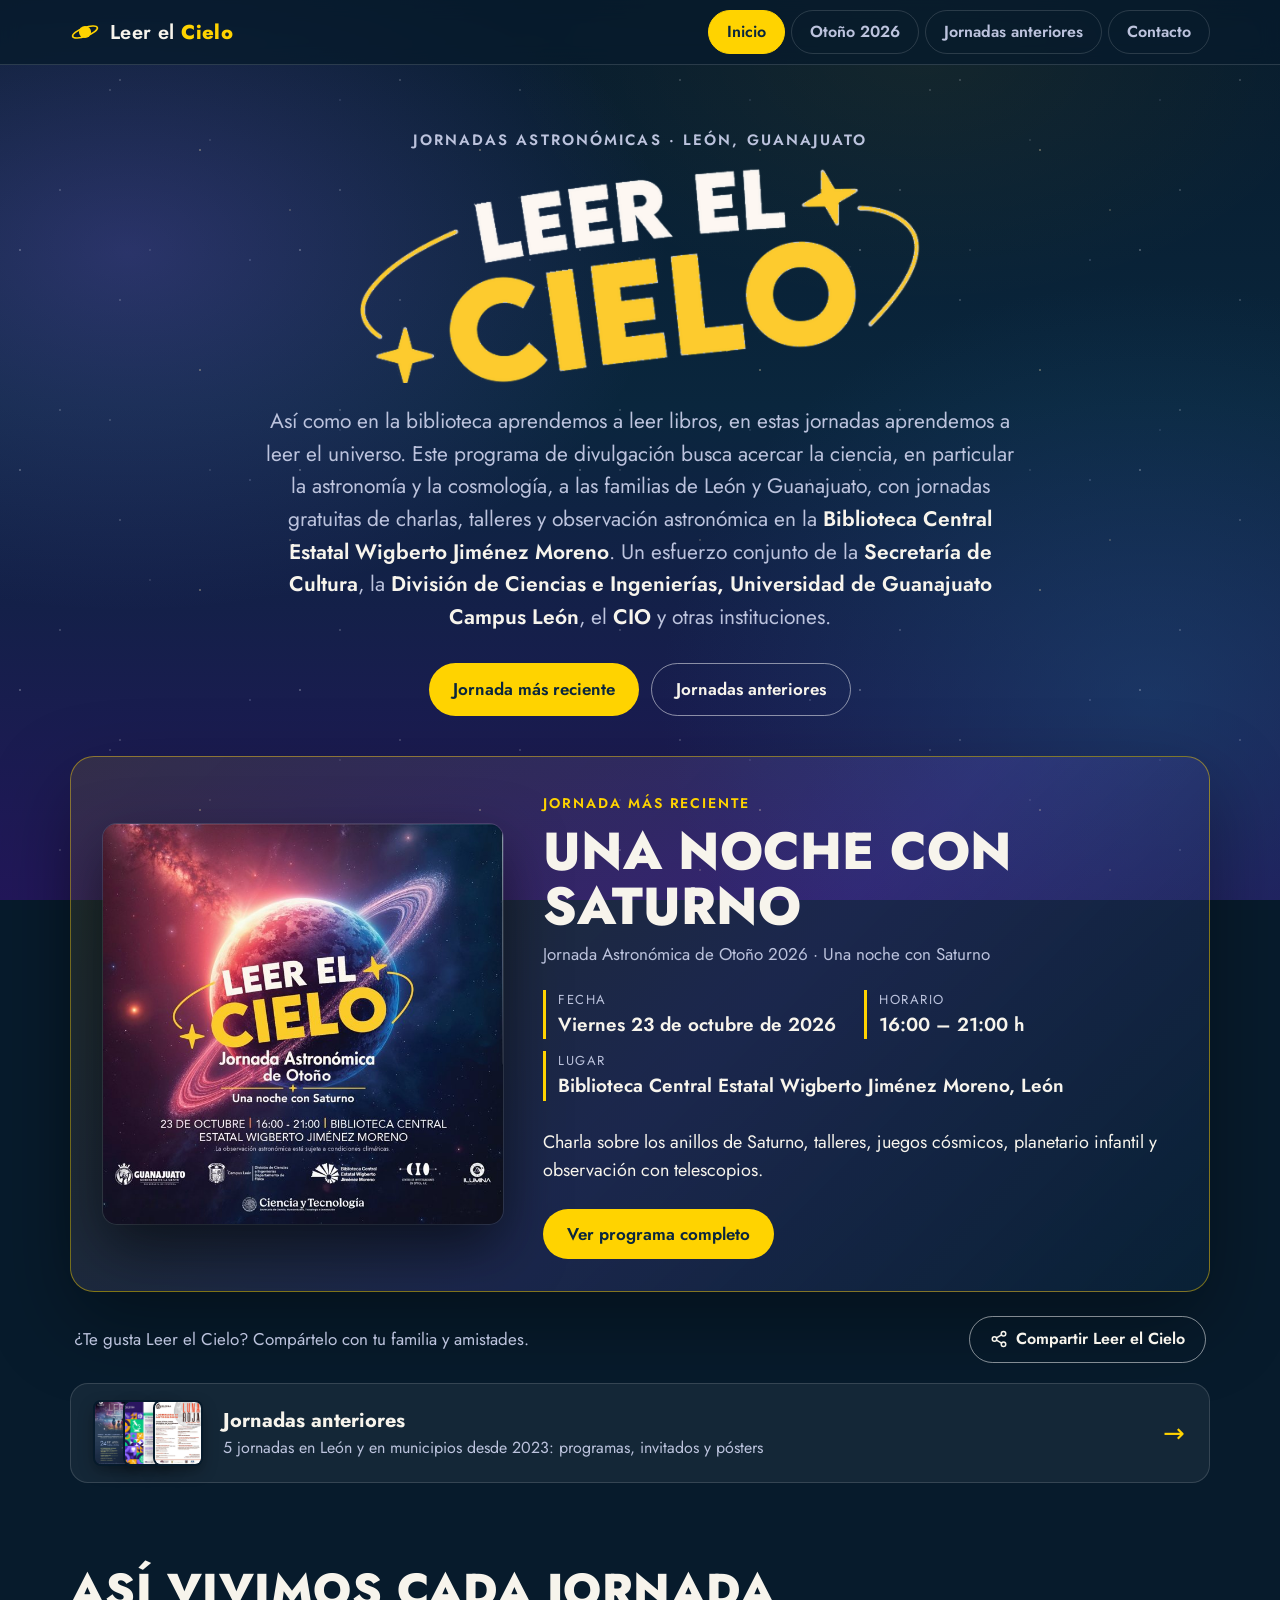
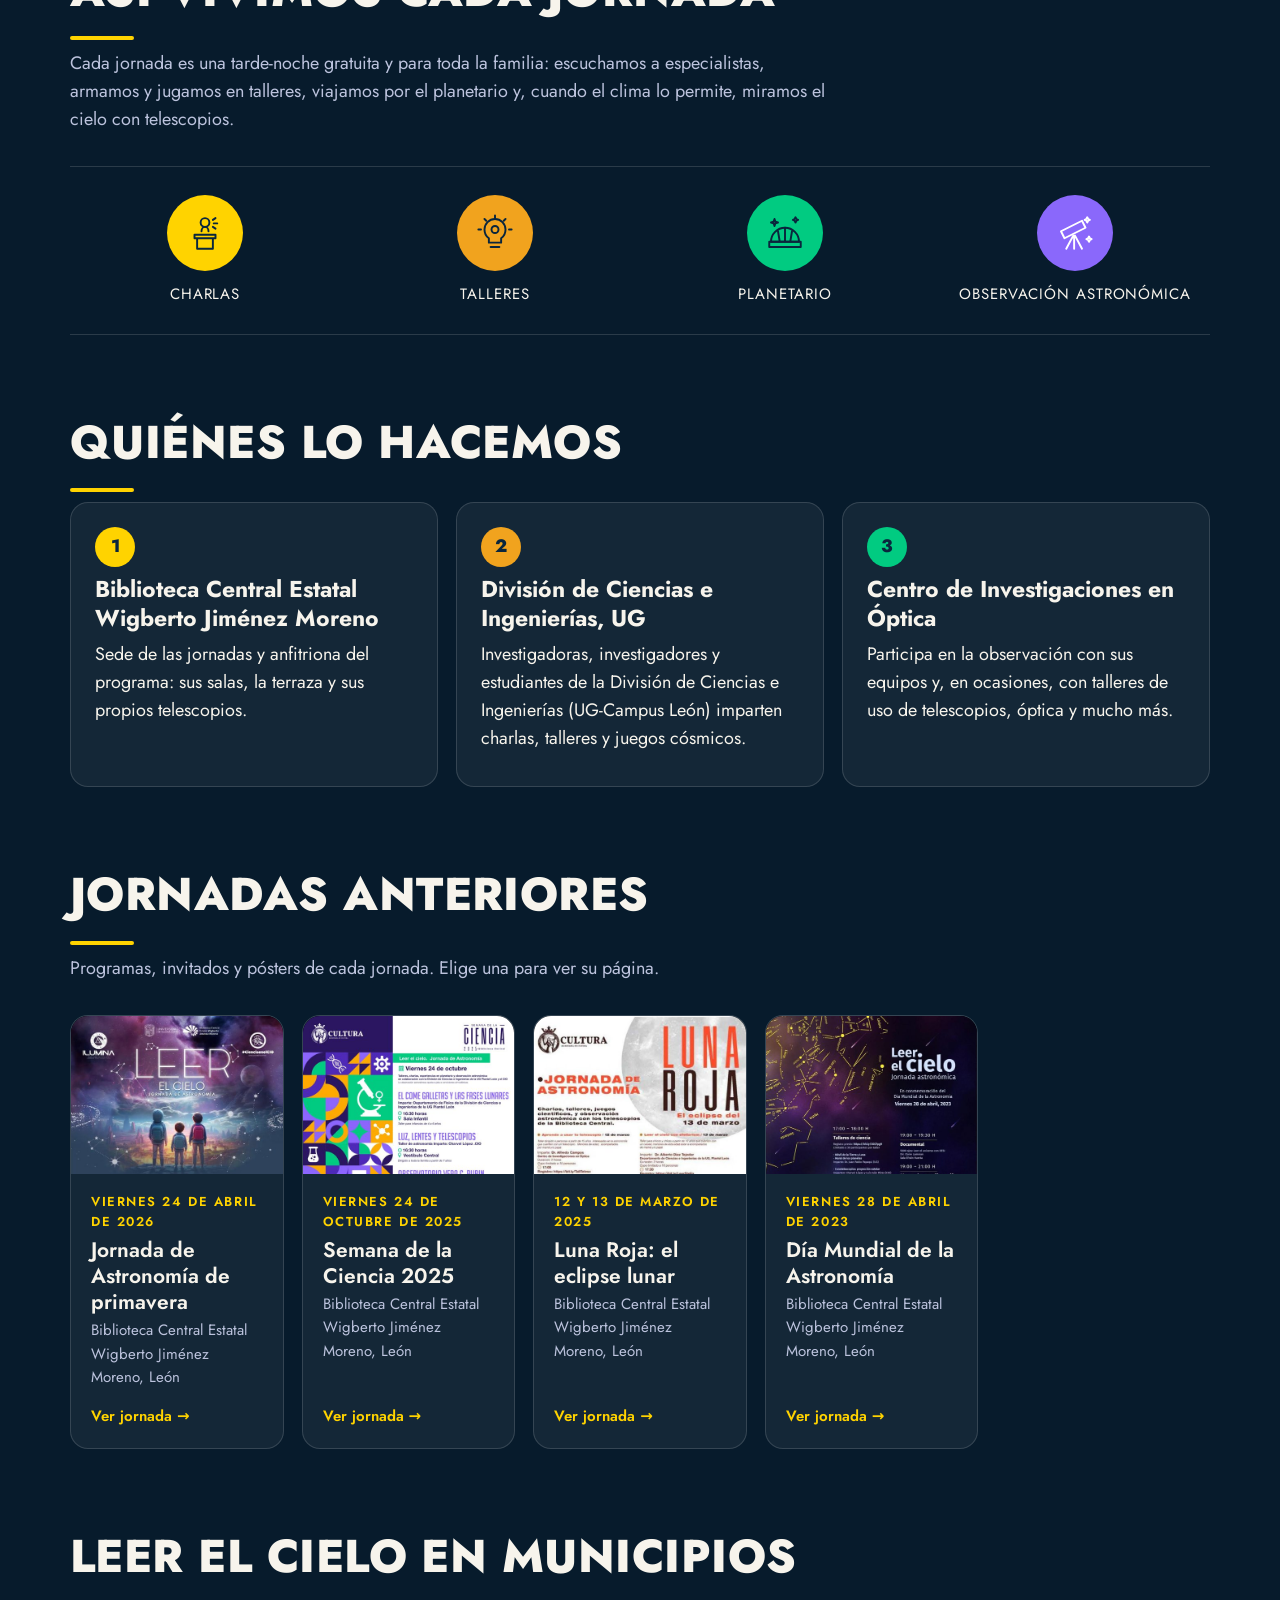
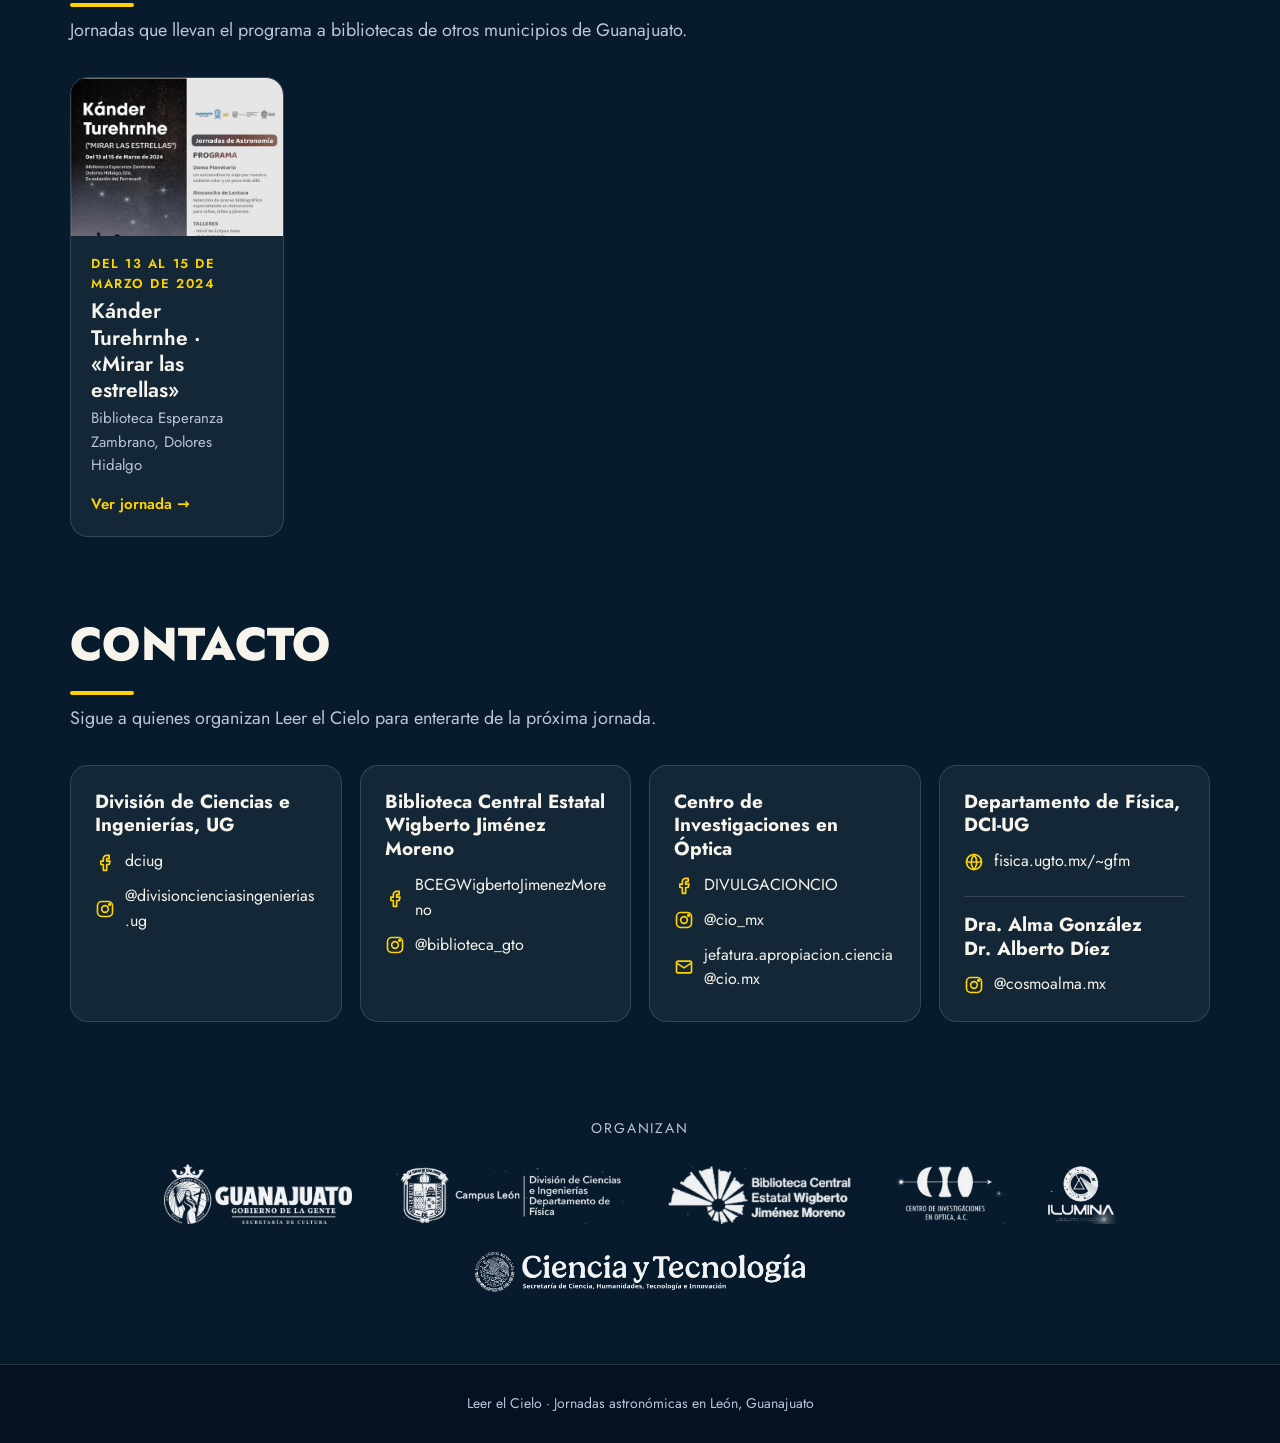
<file: index.html>
<!doctype html>
<html lang="es">
<head>
<meta charset="utf-8">
<meta name="viewport" content="width=device-width, initial-scale=1">
<title>Leer el Cielo · Jornadas Astronómicas</title>
<meta name="description" content="Leer el Cielo: jornadas astronómicas en la Biblioteca Central Estatal Wigberto Jiménez Moreno, León, Guanajuato. Charlas, talleres, planetario y observación con telescopios.">
<meta property="og:title" content="Leer el Cielo · Jornadas Astronómicas">
<meta property="og:description" content="Próxima jornada: Una noche con Saturno · Viernes 23 de octubre de 2026 · 16:00 a 21:00 h">
<meta property="og:image" content="https://cosmodci.github.io/leerelcielo/jornadas/otono-2026/postal.jpg">
<link rel="icon" href="data:image/svg+xml,%3Csvg xmlns='http://www.w3.org/2000/svg' viewBox='0 0 64 64'%3E%3Ccircle cx='32' cy='32' r='14' fill='%23FFC72C'/%3E%3Cellipse cx='32' cy='32' rx='28' ry='9' fill='none' stroke='%23FFC72C' stroke-width='4' transform='rotate(-20 32 32)'/%3E%3C/svg%3E">
<link rel="preconnect" href="https://fonts.googleapis.com">
<link rel="preconnect" href="https://fonts.gstatic.com" crossorigin>
<link href="https://fonts.googleapis.com/css2?family=Jost:ital,wght@0,400;0,500;0,600;0,800;1,400&display=swap" rel="stylesheet">
<link rel="stylesheet" href="assets/css/style.css?v=2026-10-22a">
</head>
<body class="v-inicio">
<div class="sky" aria-hidden="true"></div>

<header class="site-header">
  <div class="wrap header-inner">
    <a class="brand" href="#inicio" aria-label="Leer el Cielo, inicio">
      <svg class="brand-mark" viewBox="0 0 64 64" aria-hidden="true"><circle cx="32" cy="32" r="13" fill="currentColor"/><ellipse cx="32" cy="32" rx="28" ry="9" fill="none" stroke="currentColor" stroke-width="3.5" transform="rotate(-20 32 32)"/></svg>
      <span>Leer el <b>Cielo</b></span>
    </a>
    <!-- Inicio · jornada más reciente · jornadas anteriores (se completa desde jornadas/jornadas.json) -->
    <nav class="year-tabs" aria-label="Secciones">
      <a href="#inicio" data-nav="inicio">Inicio</a>
      <a href="#" data-nav="reciente" hidden></a>
      <a href="#anteriores" data-nav="anteriores">Jornadas anteriores</a>
      <a href="#contacto" data-nav="contacto">Contacto</a>
    </nav>
  </div>
</header>

<main>
  <!-- ============ PÁGINA DE INICIO ============ -->
  <div id="vista-inicio">
    <section class="home-hero wrap" aria-labelledby="h-home">
      <p class="eyebrow">Jornadas astronómicas · León, Guanajuato</p>
      <h1 id="h-home" class="title"><img src="assets/img/titulo-leer-el-cielo.png" alt="Leer el Cielo" width="643" height="247"></h1>
      <p class="home-lead">Así como en la biblioteca aprendemos a leer libros, en estas jornadas aprendemos a leer el universo. Este programa de divulgación busca acercar la ciencia, en particular la astronomía y la cosmología, a las familias de León y Guanajuato, con jornadas gratuitas de charlas, talleres y observación astronómica en la <b>Biblioteca Central Estatal Wigberto Jiménez Moreno</b>. Un esfuerzo conjunto de la <b>Secretaría de Cultura</b>, la <b>División de Ciencias e Ingenierías, Universidad de Guanajuato Campus León</b>, el <b>CIO</b> y otras instituciones.</p>
      <div class="ctas">
        <a class="btn btn-primary" href="#destacada" data-scroll>Próxima jornada</a>
        <a class="btn btn-ghost" href="#anteriores" data-scroll>Jornadas anteriores</a>
      </div>
    </section>

    <!-- Banner: jornada más reciente (se genera con el primer elemento de jornadas.json) -->
    <section class="wrap" id="destacada" aria-label="Jornada más reciente">
      <p class="loading">Cargando jornadas…</p>
    </section>

    <section class="block wrap" aria-labelledby="h-que">
      <h2 id="h-que">Así vivimos cada jornada</h2>
      <p class="lead">Cada jornada es una tarde-noche gratuita y para toda la familia: escuchamos a especialistas, armamos y jugamos en talleres, viajamos por el planetario y, cuando el clima lo permite, miramos el cielo con telescopios.</p>
      <ul class="activities" aria-label="Actividades">
        <li><span class="ico c-yellow"><svg viewBox="0 0 48 48" aria-hidden="true"><circle cx="24" cy="12" r="5"/><path d="M15 30h18v12H15zM12 26h24v4H12zM20 22c0-3 2-5 4-5s4 2 4 5"/><path d="M33 9l3-2M34 13h4M33 17l3 2"/></svg></span>Charlas</li>
        <li><span class="ico c-orange"><svg viewBox="0 0 48 48" aria-hidden="true"><path d="M17 30c-3-2-5-6-5-10a12 12 0 0 1 24 0c0 4-2 8-5 10v5H17z"/><path d="M19 40h10"/><circle cx="24" cy="20" r="4"/><path d="M24 4v3M8 20H5M43 20h-3M12 8l2 2M36 8l-2 2"/></svg></span>Talleres</li>
        <li><span class="ico c-teal"><svg viewBox="0 0 48 48" aria-hidden="true"><path d="M8 34a16 16 0 0 1 32 0z"/><path d="M6 34h36v6H6zM24 18v16M16 22l2 12M32 22l-2 12"/><path d="M12 8l1 3 3 1-3 1-1 3-1-3-3-1 3-1zM36 6l1 2 2 1-2 1-1 2-1-2-2-1 2-1z"/></svg></span>Planetario</li>
        <li><span class="ico c-purple"><svg viewBox="0 0 48 48" aria-hidden="true"><path d="M8 22l24-12 4 8-24 12z"/><path d="M22 27l-8 15M24 27l8 15M23 27v15"/><path d="M38 6l1 2 2 1-2 1-1 2-1-2-2-1 2-1zM40 28l1 2 2 1-2 1-1 2-1-2-2-1 2-1z"/></svg></span>Observación astronómica</li>
      </ul>
    </section>

    <section class="block wrap" aria-labelledby="h-quien">
      <h2 id="h-quien">Quiénes lo hacemos</h2>
      <div class="grid grid-3">
        <article class="card">
          <span class="num c-yellow">1</span>
          <h3>Biblioteca Central Estatal Wigberto Jiménez Moreno</h3>
          <p>Sede de las jornadas y anfitriona del programa: sus salas, la terraza y sus propios telescopios.</p>
        </article>
        <article class="card">
          <span class="num c-orange">2</span>
          <h3>División de Ciencias e Ingenierías, UG</h3>
          <p>Investigadoras, investigadores y estudiantes de la División de Ciencias e Ingenierías (UG-Campus León) imparten charlas, talleres y juegos cósmicos.</p>
        </article>
        <article class="card">
          <span class="num c-teal">3</span>
          <h3>Centro de Investigaciones en Óptica</h3>
          <p>Participa en la observación con sus equipos y, en ocasiones, con talleres de uso de telescopios, óptica y mucho más.</p>
        </article>
      </div>
    </section>

    <!-- Banner + lista: jornadas anteriores (resto de jornadas.json) -->
    <section class="block wrap" id="anteriores" aria-labelledby="h-ant">
      <h2 id="h-ant">Jornadas anteriores</h2>
      <p class="lead">Programas, invitados y pósters de cada jornada. Elige una para ver su página.</p>
      <ul class="past-grid" id="lista-anteriores"></ul>
    </section>

    <!-- Jornadas en municipios (entradas con "tipo": "municipios" en jornadas.json) -->
    <section class="block wrap" id="municipios" aria-labelledby="h-mun" hidden>
      <h2 id="h-mun">Leer el Cielo en municipios</h2>
      <p class="lead">Jornadas que llevan el programa a bibliotecas de otros municipios de Guanajuato.</p>
      <ul class="past-grid" id="lista-municipios"></ul>
    </section>

    <section class="block wrap" id="contacto" aria-labelledby="h-contacto">
      <h2 id="h-contacto">Contacto</h2>
      <p class="lead">Sigue a quienes organizan Leer el Cielo para enterarte de la próxima jornada.</p>
      <div class="grid contact-grid">
        <article class="card contact-card">
          <h3>División de Ciencias e Ingenierías, UG</h3>
          <ul class="social">
            <li><a href="https://www.facebook.com/dciug" target="_blank" rel="noopener" data-gc="facebook-dci"><svg viewBox="0 0 24 24" aria-hidden="true"><path d="M14 8h3V4h-3a4 4 0 0 0-4 4v3H7v4h3v7h4v-7h3l1-4h-4V8z"/></svg>dciug</a></li>
            <li><a href="https://www.instagram.com/divisioncienciasingenierias.ug/" target="_blank" rel="noopener" data-gc="instagram-dci"><svg viewBox="0 0 24 24" aria-hidden="true"><rect x="3" y="3" width="18" height="18" rx="5"/><circle cx="12" cy="12" r="4"/><circle cx="17.5" cy="6.5" r="1"/></svg>@divisioncienciasingenierias.ug</a></li>
          </ul>
        </article>
        <article class="card contact-card">
          <h3>Biblioteca Central Estatal Wigberto Jiménez Moreno</h3>
          <ul class="social">
            <li><a href="https://www.facebook.com/BCEGWigbertoJimenezMoreno" target="_blank" rel="noopener"><svg viewBox="0 0 24 24" aria-hidden="true"><path d="M14 8h3V4h-3a4 4 0 0 0-4 4v3H7v4h3v7h4v-7h3l1-4h-4V8z"/></svg>BCEGWigbertoJimenezMoreno</a></li>
            <li><a href="https://www.instagram.com/biblioteca_gto/" target="_blank" rel="noopener"><svg viewBox="0 0 24 24" aria-hidden="true"><rect x="3" y="3" width="18" height="18" rx="5"/><circle cx="12" cy="12" r="4"/><circle cx="17.5" cy="6.5" r="1"/></svg>@biblioteca_gto</a></li>
          </ul>
        </article>
        <article class="card contact-card">
          <h3>Centro de Investigaciones en Óptica</h3>
          <ul class="social">
            <li><a href="https://www.facebook.com/DIVULGACIONCIO" target="_blank" rel="noopener"><svg viewBox="0 0 24 24" aria-hidden="true"><path d="M14 8h3V4h-3a4 4 0 0 0-4 4v3H7v4h3v7h4v-7h3l1-4h-4V8z"/></svg>DIVULGACIONCIO</a></li>
            <li><a href="https://www.instagram.com/cio_mx/" target="_blank" rel="noopener"><svg viewBox="0 0 24 24" aria-hidden="true"><rect x="3" y="3" width="18" height="18" rx="5"/><circle cx="12" cy="12" r="4"/><circle cx="17.5" cy="6.5" r="1"/></svg>@cio_mx</a></li>
            <li><a href="mailto:jefatura.apropiacion.ciencia@cio.mx"><svg viewBox="0 0 24 24" aria-hidden="true"><rect x="3" y="5" width="18" height="14" rx="2"/><path d="M3 7l9 6 9-6"/></svg>jefatura.apropiacion.ciencia@cio.mx</a></li>
          </ul>
        </article>
        <article class="card contact-card">
          <h3>Departamento de Física, DCI-UG</h3>
          <ul class="social">
            <li><a href="http://fisica.ugto.mx/~gfm/" target="_blank" rel="noopener" data-gc="web-fisica-dci"><svg viewBox="0 0 24 24" aria-hidden="true"><circle cx="12" cy="12" r="9"/><path d="M3 12h18M12 3a14 14 0 0 1 0 18M12 3a14 14 0 0 0 0 18"/></svg>fisica.ugto.mx/~gfm</a></li>
          </ul>
          <h3 class="contact-sub">Dra. Alma González <br> Dr. Alberto Díez </h3>
          <ul class="social">
            <li><a href="https://www.instagram.com/cosmoalma.mx/" target="_blank" rel="noopener" data-gc="instagram-cosmoalma"><svg viewBox="0 0 24 24" aria-hidden="true"><rect x="3" y="3" width="18" height="18" rx="5"/><circle cx="12" cy="12" r="4"/><circle cx="17.5" cy="6.5" r="1"/></svg>@cosmoalma.mx</a></li>
          </ul>
        </article>
      </div>
    </section>

    <section class="block wrap organizers" aria-label="Organizan">
      <p class="footer-title">Organizan</p>
      <ul class="logos">
        <li><img src="assets/logos/guanajuato-cultura.png" alt="Gobierno del Estado de Guanajuato, Secretaría de Cultura"></li>
        <li><img src="assets/logos/ug-campus-leon.png" alt="Universidad de Guanajuato, Campus León, División de Ciencias e Ingenierías, Departamento de Física"></li>
        <li><img src="assets/logos/biblioteca-central.png" alt="Biblioteca Central Estatal Wigberto Jiménez Moreno"></li>
        <li><img src="assets/logos/cio.png" alt="Centro de Investigaciones en Óptica, A.C."></li>
        <li><img src="assets/logos/ilumina.png" alt="Ilumina"></li>
        <li><img src="assets/logos/secihti-blanco.png" alt="Ciencia y Tecnología, Secretaría de Ciencia, Humanidades, Tecnología e Innovación"></li>
      </ul>
    </section>
  </div>

  <!-- ============ SUBPÁGINA DE UNA JORNADA (#<id>) ============ -->
  <div id="vista-jornada" hidden>
    <div class="wrap crumbs"><a href="#inicio">← Inicio</a><span aria-hidden="true">·</span><a href="#anteriores">Todas las jornadas</a></div>
    <section class="year" id="jornada" aria-live="polite"></section>
    <nav class="wrap jornada-nav" id="jornada-nav" aria-label="Otras jornadas"></nav>
  </div>

  <noscript><p class="wrap loading">Activa JavaScript para ver las jornadas.</p></noscript>
</main>

<footer class="site-footer">
  <div class="wrap">
    <p class="small">Leer el Cielo · Jornadas astronómicas en León, Guanajuato</p>
  </div>
</footer>

<!-- Contador de visitas (GoatCounter, sin cookies). main.js registra el inicio y cada jornada por separado. -->
<script data-goatcounter="https://alxom.goatcounter.com/count"
        data-goatcounter-settings='{"no_onload": true}'
        async src="https://gc.zgo.at/count.js"></script>
<script src="assets/js/main.js?v=2026-10-22b"></script>
</body>
</html>
</file>
<file: assets/css/style.css>
:root{
  --night:#0a0920;
  --night-2:#16113a;
  --ink:#fdf6f2;
  --muted:#c9c2dc;
  --yellow:#FFC72C;
  --orange:#EE6A2C;
  --teal:#1A9FB0;
  --purple:#6A4BA6;
  --magenta:#c43d6c;
  --card:rgba(255,255,255,.06);
  --line:rgba(255,255,255,.14);
  --radius:18px;
}
*{box-sizing:border-box}
html{scroll-behavior:smooth}
body{
  margin:0;color:var(--ink);background:var(--night);
  font-family:"Jost",system-ui,sans-serif;font-size:18px;line-height:1.55;
  -webkit-font-smoothing:antialiased;
}
img{max-width:100%;height:auto;display:block}
a{color:var(--yellow)}
.wrap{max-width:1180px;margin:0 auto;padding:0 20px}

/* fondo de cielo */
.sky{position:fixed;inset:0;z-index:-1;
  background:
    radial-gradient(900px 600px at 10% 30%,rgba(196,61,108,.35),transparent 60%),
    radial-gradient(800px 700px at 90% 80%,rgba(60,70,170,.35),transparent 60%),
    linear-gradient(180deg,var(--night) 0%,var(--night-2) 55%,var(--night) 100%);
}
.sky::before,.sky::after{content:"";position:absolute;inset:0;
  background-image:
    radial-gradient(1.2px 1.2px at 20px 30px,#fff,transparent),
    radial-gradient(1px 1px at 120px 80px,#fff,transparent),
    radial-gradient(1.5px 1.5px at 200px 150px,#ffe9b0,transparent),
    radial-gradient(1px 1px at 60px 190px,#fff,transparent),
    radial-gradient(1px 1px at 250px 40px,#cfd8ff,transparent);
  background-size:280px 220px;opacity:.55}
.sky::after{background-size:410px 330px;background-position:90px 60px;opacity:.35}

/* encabezado */
.site-header{position:sticky;top:0;z-index:10;backdrop-filter:blur(10px);
  background:rgba(10,9,32,.72);border-bottom:1px solid var(--line)}
.header-inner{display:flex;align-items:center;justify-content:space-between;gap:16px;min-height:64px;flex-wrap:wrap}
.brand{display:flex;align-items:center;gap:10px;color:var(--ink);text-decoration:none;font-weight:600;font-size:20px;letter-spacing:.02em}
.brand b{color:var(--yellow);font-weight:800}
.brand-mark{width:30px;height:30px;color:var(--yellow)}
.year-tabs{display:flex;gap:6px;flex-wrap:wrap}
.year-tabs button{font:inherit;font-weight:600;font-size:16px;color:var(--muted);background:transparent;
  border:1px solid var(--line);border-radius:999px;padding:8px 18px;min-height:44px;cursor:pointer}
.year-tabs button:hover{color:var(--ink);border-color:rgba(255,255,255,.35)}
.year-tabs button[aria-selected="true"]{background:var(--yellow);border-color:var(--yellow);color:#1b1433}

.year[hidden]{display:none}

/* hero */
.hero{display:grid;grid-template-columns:1.1fr .9fr;gap:48px;align-items:center;padding-top:56px;padding-bottom:40px}
.eyebrow{margin:0 0 8px;text-transform:uppercase;letter-spacing:.14em;font-weight:600;font-size:15px;color:var(--muted)}
.title{margin:0;padding:8px 0 0}
.title img{width:100%;max-width:600px;height:auto}
.tagline{display:flex;align-items:center;gap:14px;margin:16px 0 28px;font-size:clamp(22px,2.6vw,30px);font-weight:500}
.rule{height:2px;width:56px;background:var(--yellow);border-radius:2px}
.facts{display:grid;grid-template-columns:auto 1fr;gap:12px 28px;margin:0 0 28px}
.facts div:last-child{grid-column:1/-1}
.facts div{border-left:3px solid var(--yellow);padding-left:12px}
.facts dt{font-size:13px;letter-spacing:.12em;text-transform:uppercase;color:var(--muted)}
.facts dd{margin:0;font-weight:600;font-size:19px}
.ctas{display:flex;flex-wrap:wrap;gap:12px}
.btn{display:inline-flex;align-items:center;justify-content:center;min-height:48px;padding:12px 24px;border-radius:999px;
  font-weight:600;text-decoration:none;font-size:17px;transition:transform .15s}
.btn:hover{transform:translateY(-1px)}
.btn-primary{background:var(--yellow);color:#1b1433}
.btn-ghost{border:1.5px solid rgba(255,255,255,.5);color:var(--ink)}
.free{display:inline-flex;align-items:center;gap:10px;margin:0;min-height:48px;padding:10px 22px;border-radius:999px;
  background:rgba(255,199,44,.14);border:1.5px solid rgba(255,199,44,.6);color:#fff;font-weight:600;font-size:17px}
.free svg{width:20px;height:20px;fill:var(--yellow);flex:none}
.free-sm{min-height:40px;padding:8px 18px;font-size:16px;margin-top:6px}
.btn-sm{min-height:44px;padding:10px 20px;font-size:16px;margin-top:6px}
.note{font-size:15px;color:var(--muted);font-style:italic;margin:14px 0 0}
.hero-poster{margin:0;justify-self:center;max-width:420px}
.hero-poster img{border-radius:14px;box-shadow:0 30px 80px rgba(0,0,0,.55),0 0 0 1px var(--line)}

/* actividades */
.activities{list-style:none;padding:28px 0;margin:0;display:grid;grid-template-columns:repeat(4,1fr);gap:20px;
  border-top:1px solid var(--line);border-bottom:1px solid var(--line);text-align:center;text-transform:uppercase;font-size:15px;letter-spacing:.06em}
.activities li{display:flex;flex-direction:column;align-items:center;gap:12px}
.ico{width:76px;height:76px;border-radius:50%;display:grid;place-items:center}
.ico svg{width:42px;height:42px;fill:none;stroke:#fff;stroke-width:2.2;stroke-linecap:round;stroke-linejoin:round}
.c-yellow{background:#F2B90F}.c-orange{background:var(--orange)}.c-teal{background:var(--teal)}.c-purple{background:var(--purple)}

/* bloques */
.block{padding-top:72px}
.block h2{font-size:clamp(32px,4vw,46px);margin:0 0 10px;font-weight:800;text-transform:uppercase;letter-spacing:.01em}
.block h2::after{content:"";display:block;width:64px;height:4px;background:var(--yellow);border-radius:2px;margin-top:10px}
.lead{max-width:760px;color:var(--muted);margin:0 0 32px}
.card{background:var(--card);border:1px solid var(--line);border-radius:var(--radius);padding:24px}
.card h3{margin:8px 0 8px;font-size:23px;line-height:1.25}
.card p{margin:0 0 10px}
.card-feature{background:linear-gradient(140deg,rgba(255,199,44,.14),rgba(196,61,108,.12));border-color:rgba(255,199,44,.4)}
.tag{display:inline-block;font-size:13px;font-weight:600;letter-spacing:.1em;text-transform:uppercase;color:#fff;padding:4px 12px;border-radius:999px}
.tag.c-yellow{color:#1b1433}
.who{border-top:1px solid var(--line);padding-top:12px;margin-top:14px}
.where,.meta{color:var(--muted);font-size:16px}

.timeline{list-style:none;margin:0;padding:0;display:grid;gap:18px}
.timeline li{display:grid;grid-template-columns:180px 1fr;gap:24px;align-items:start}
.timeline time{font-weight:800;font-size:22px;color:var(--yellow);padding-top:22px}

.grid{display:grid;grid-template-columns:repeat(2,1fr);gap:18px}
.num{display:grid;place-items:center;width:40px;height:40px;border-radius:50%;font-weight:800;color:#fff}
.num.c-yellow{color:#1b1433}

.poster-block>div{background:var(--card);border:1px solid var(--line);border-radius:var(--radius);padding:32px}
.poster-block .lead{margin-bottom:20px}

/* pie */
.site-footer{margin-top:96px;padding:48px 0 40px;border-top:1px solid var(--line);background:rgba(5,4,18,.6)}
.footer-title{text-transform:uppercase;letter-spacing:.14em;font-size:14px;color:var(--muted);margin:0 0 24px;text-align:center}
.logos{list-style:none;padding:0;margin:0 0 28px;display:flex;flex-wrap:wrap;justify-content:center;align-items:center;gap:28px 44px}
.logos img{height:60px;width:auto;opacity:.95}
.small{text-align:center;color:var(--muted);font-size:14px;margin:0}

@media (max-width:900px){
  .hero{grid-template-columns:1fr;gap:32px;padding-top:32px}
  .hero-poster{max-width:340px}
  .activities{grid-template-columns:repeat(2,1fr);row-gap:28px}
  .grid{grid-template-columns:1fr}
  .timeline li{grid-template-columns:1fr;gap:6px}
  .timeline time{padding-top:0}
  .facts{grid-template-columns:1fr}
}
@media (max-width:600px){
  .rule{width:28px}
  .tagline{gap:10px}
}
@media (max-width:480px){
  body{font-size:17px}
  .logos img{height:46px}
  .brand{font-size:18px}
}
@media (prefers-reduced-motion:reduce){html{scroll-behavior:auto}.btn{transition:none}}

/* contenedor de jornadas */
.loading{padding:96px 20px;text-align:center;color:var(--muted)}
.organizers{padding-top:96px}
.organizers .logos{margin-bottom:0}
.site-footer{margin-top:72px;padding:28px 0}

/* ================= navegación (enlaces) ================= */
.year-tabs a{display:inline-flex;align-items:center;font-weight:600;font-size:16px;color:var(--muted);text-decoration:none;
  border:1px solid var(--line);border-radius:999px;padding:8px 18px;min-height:44px}
.year-tabs a:hover{color:var(--ink);border-color:rgba(255,255,255,.35)}
.year-tabs a[aria-current="page"]{background:var(--yellow);border-color:var(--yellow);color:#1b1433}
.year-tabs a[hidden]{display:none}

/* ================= página de inicio ================= */
.home-hero{padding-top:64px;padding-bottom:40px;text-align:center;display:flex;flex-direction:column;align-items:center}
.home-hero .title img{max-width:560px;margin:0 auto}
.home-lead{max-width:760px;font-size:clamp(18px,2vw,21px);color:var(--muted);margin:22px 0 30px}
.home-lead b{color:var(--ink);font-weight:600}
.home-hero .ctas{justify-content:center}

.feature-banner{display:grid;grid-template-columns:minmax(240px,400px) 1fr;gap:40px;align-items:center;
  padding:32px;border-radius:24px;border:1px solid rgba(255,199,44,.45);
  background:linear-gradient(135deg,rgba(255,199,44,.13),rgba(196,61,108,.14) 55%,rgba(60,70,170,.16));
  box-shadow:0 30px 80px rgba(0,0,0,.35)}
.fb-poster img{border-radius:14px;box-shadow:0 24px 60px rgba(0,0,0,.55),0 0 0 1px var(--line);width:100%}
.fb-kicker{display:inline-flex;align-items:center;gap:10px;margin:0 0 10px;text-transform:uppercase;letter-spacing:.14em;
  font-weight:600;font-size:14px;color:var(--yellow)}
.dot{width:9px;height:9px;border-radius:50%;background:var(--yellow);box-shadow:0 0 0 0 rgba(255,199,44,.7);animation:pulse 2s infinite}
@keyframes pulse{70%{box-shadow:0 0 0 10px rgba(255,199,44,0)}100%{box-shadow:0 0 0 0 rgba(255,199,44,0)}}
.fb-title{margin:0;font-size:clamp(32px,4.4vw,52px);line-height:1.05;font-weight:800;text-transform:uppercase}
.fb-sub{margin:8px 0 22px;color:var(--muted);font-size:17px}
.feature-banner .facts{grid-template-columns:auto 1fr}
.feature-banner .facts div:last-child{grid-column:1/-1}
.fb-resumen{margin:0 0 24px;max-width:620px}

.past-banner{display:flex;align-items:center;gap:22px;margin-top:20px;padding:18px 24px;border-radius:var(--radius);
  background:var(--card);border:1px solid var(--line);color:var(--ink);text-decoration:none;transition:border-color .15s,background .15s}
.past-banner:hover{border-color:rgba(255,255,255,.4);background:rgba(255,255,255,.09)}
.pb-stack{display:flex;flex:none}
.pb-stack img{width:46px;height:62px;object-fit:cover;border-radius:6px;box-shadow:0 0 0 2px var(--night),0 6px 16px rgba(0,0,0,.4)}
.pb-stack img+img{margin-left:-16px}
.pb-text{display:flex;flex-direction:column;flex:1}
.pb-text b{font-size:20px}
.pb-text span{color:var(--muted);font-size:16px}
.pb-arrow{font-size:26px;color:var(--yellow)}

.grid-3{grid-template-columns:repeat(3,1fr)}

.past-grid{list-style:none;margin:0;padding:0;display:grid;grid-template-columns:repeat(auto-fill,minmax(200px,1fr));gap:18px}
.past-card{display:flex;flex-direction:column;height:100%;background:var(--card);border:1px solid var(--line);border-radius:var(--radius);
  overflow:hidden;color:var(--ink);text-decoration:none;transition:transform .15s,border-color .15s}
.past-card:hover{transform:translateY(-3px);border-color:rgba(255,199,44,.55)}
.pc-img{display:block;aspect-ratio:4/3;overflow:hidden;background:#000}
.pc-img img{width:100%;height:100%;object-fit:cover;object-position:top}
.pc-body{display:flex;flex-direction:column;gap:4px;padding:18px 20px 20px;flex:1}
.pc-date{font-size:13px;letter-spacing:.12em;text-transform:uppercase;color:var(--yellow);font-weight:600}
.pc-title{font-size:21px;font-weight:600;line-height:1.25}
.pc-place{font-size:15px;color:var(--muted)}
.pc-more{margin-top:auto;padding-top:12px;font-weight:600;font-size:15px;color:var(--yellow)}

/* ================= subpágina de jornada ================= */
.crumbs{display:flex;gap:10px;align-items:center;padding-top:22px;font-size:15px;color:var(--muted)}
.crumbs a{color:var(--muted);text-decoration:none;font-weight:500}
.crumbs a:hover{color:var(--yellow)}
.page-title{margin:0;font-size:clamp(44px,6.5vw,80px);line-height:1;font-weight:800;text-transform:uppercase;letter-spacing:.01em}
.page-title span{display:block;font-size:.42em;font-weight:500;letter-spacing:.06em;color:var(--yellow);margin-top:10px}
.sub{font-size:24px;margin:40px 0 16px;text-transform:uppercase;letter-spacing:.04em}
.poster-pair{display:grid;grid-template-columns:repeat(2,1fr);gap:20px}
.poster-pair img{border-radius:14px;box-shadow:0 0 0 1px var(--line)}
.jornada-nav{display:flex;justify-content:space-between;gap:16px;padding-top:72px}
.jornada-nav a{display:flex;flex-direction:column;padding:16px 22px;border:1px solid var(--line);border-radius:var(--radius);
  text-decoration:none;color:var(--ink);font-weight:600;font-size:19px;min-width:200px}
.jornada-nav a:hover{border-color:rgba(255,199,44,.55)}
.jornada-nav small{font-weight:500;font-size:14px;color:var(--muted)}
.jn-next{text-align:right}
.pc{font-size:.75em;font-weight:600;color:var(--orange);letter-spacing:.04em;white-space:nowrap}

@media (max-width:900px){
  .feature-banner{grid-template-columns:1fr;padding:22px;gap:24px}
  .fb-poster{max-width:280px}
  .feature-banner .facts{grid-template-columns:1fr}
  .grid-3{grid-template-columns:1fr}
  .home-hero{padding-top:36px}
}
@media (max-width:600px){
  .poster-pair{grid-template-columns:1fr}
  .past-banner{flex-wrap:wrap;gap:14px;padding:16px}
  .pb-arrow{display:none}
  .jornada-nav{flex-direction:column}
  .jornada-nav a{min-width:0}
  .header-inner{padding-top:8px;padding-bottom:8px}
  .year-tabs a{padding:6px 14px;font-size:15px;min-height:40px}
}
@media (prefers-reduced-motion:reduce){.dot{animation:none}.past-card{transition:none}}

/* ================= contacto ================= */
.contact-grid{grid-template-columns:repeat(4,1fr)}
.contact-card h3{font-size:19px;margin:0 0 12px}
.contact-card .meta{margin:-6px 0 12px}
.social{list-style:none;margin:0;padding:0;display:grid;gap:10px;font-size:16px}
.social li,.social a{display:flex;align-items:center;gap:10px;color:var(--ink);text-decoration:none;overflow-wrap:anywhere}
.social a:hover{color:var(--yellow)}
.social svg{width:20px;height:20px;flex:none;fill:none;stroke:var(--yellow);stroke-width:2;stroke-linecap:round;stroke-linejoin:round}
@media (max-width:1100px){.contact-grid{grid-template-columns:repeat(2,1fr)}}
@media (max-width:600px){.contact-grid{grid-template-columns:1fr}}
section[id],#destacada{scroll-margin-top:84px}
.contact-sub{margin-top:22px!important;padding-top:16px;border-top:1px solid var(--line)}

/* ================= calendario / compartir ================= */
.fb-actions{display:flex;flex-wrap:wrap;gap:10px;margin-top:16px}
.menu{position:relative}
.menu summary{list-style:none;cursor:pointer;gap:8px;margin-top:0}
.menu summary::-webkit-details-marker{display:none}
.menu summary svg{width:18px;height:18px;fill:none;stroke:currentColor;stroke-width:2;stroke-linecap:round;stroke-linejoin:round}
.menu[open] summary{border-color:var(--yellow);color:var(--yellow)}
.menu-list{position:absolute;z-index:5;top:calc(100% + 8px);left:0;min-width:230px;display:flex;flex-direction:column;padding:6px;
  background:#1b1540;border:1px solid var(--line);border-radius:14px;box-shadow:0 20px 50px rgba(0,0,0,.5)}
.menu-list a,.menu-list button{font:inherit;font-size:16px;font-weight:500;text-align:left;color:var(--ink);background:none;border:0;
  padding:10px 14px;border-radius:9px;text-decoration:none;cursor:pointer;min-height:44px}
.menu-list a:hover,.menu-list button:hover{background:rgba(255,255,255,.08);color:var(--yellow)}


/* SECIHTI: logo de apoyo, un poco más discreto que los de las instituciones organizadoras */
.logos img[src*="secihti"]{height:40px}
@media (max-width:480px){.logos img[src*="secihti"]{height:30px}}
.share-bar{display:flex;align-items:center;justify-content:space-between;flex-wrap:wrap;gap:12px 20px;margin-top:20px;padding:4px 4px 0}
.share-bar p{margin:0;color:var(--muted);font-size:17px}
.share-bar .fb-actions{margin-top:0}
.share-bar .menu-list{left:auto;right:0}
.hero-text .fb-actions{margin-top:18px}
@media (max-width:600px){.share-bar .menu-list{left:0;right:auto}}

/* ================= paleta del INICIO: UG (oro, azul marino) + Secretaría de Cultura (índigo, violeta, verde, ámbar) =================
   Solo aplica cuando se ve la página de inicio (body.v-inicio). Las subpáginas conservan los colores de su póster. */
body.v-inicio{
  --night:#071B2C;      /* azul marino UG, más profundo */
  --night-2:#0A263D;    /* azul marino UG (Pantone 540) */
  --indigo:#22175A;     /* índigo de Cultura, oscurecido para fondo */
  --ink:#F7F4EC;
  --muted:#BCC3DD;
  --yellow:#FFD300;     /* oro UG (Pantone 109) */
  --orange:#F1A31E;     /* ámbar de Cultura */
  --teal:#01CB81;       /* verde de Cultura */
  --purple:#8A68FB;     /* violeta de Cultura */
  --magenta:#8A68FB;
  --card:rgba(255,255,255,.055);
  --line:rgba(255,255,255,.14);
  background:var(--night);
}
body.v-inicio .sky{
  background:
    radial-gradient(900px 600px at 10% 28%,rgba(138,104,251,.26),transparent 60%),
    radial-gradient(820px 700px at 90% 78%,rgba(29,78,122,.50),transparent 60%),
    radial-gradient(700px 420px at 72% 6%,rgba(255,211,0,.05),transparent 60%),
    linear-gradient(180deg,var(--night) 0%,var(--night-2) 45%,var(--indigo) 100%);
}
body.v-inicio .site-header{background:rgba(7,27,44,.80)}
body.v-inicio .site-footer{background:rgba(4,14,26,.65)}
body.v-inicio .btn-primary,
body.v-inicio .year-tabs a[aria-current="page"]{color:#0A263D}
body.v-inicio .feature-banner{
  border-color:rgba(255,211,0,.45);
  background:linear-gradient(135deg,rgba(255,211,0,.10),rgba(138,104,251,.16) 55%,rgba(10,38,61,.55));
}
#vista-inicio .c-yellow{background:#FFD300}
#vista-inicio .c-orange{background:#F1A31E}
#vista-inicio .c-teal{background:#01CB81}
#vista-inicio .c-purple{background:#8A68FB}
/* Íconos y números en azul marino sobre fondos claros (mejor contraste que el blanco) */
#vista-inicio .ico.c-yellow svg,#vista-inicio .ico.c-orange svg,#vista-inicio .ico.c-teal svg{stroke:#0A263D}
#vista-inicio .num.c-yellow,#vista-inicio .num.c-orange,#vista-inicio .num.c-teal{color:#0A263D}
</file>
